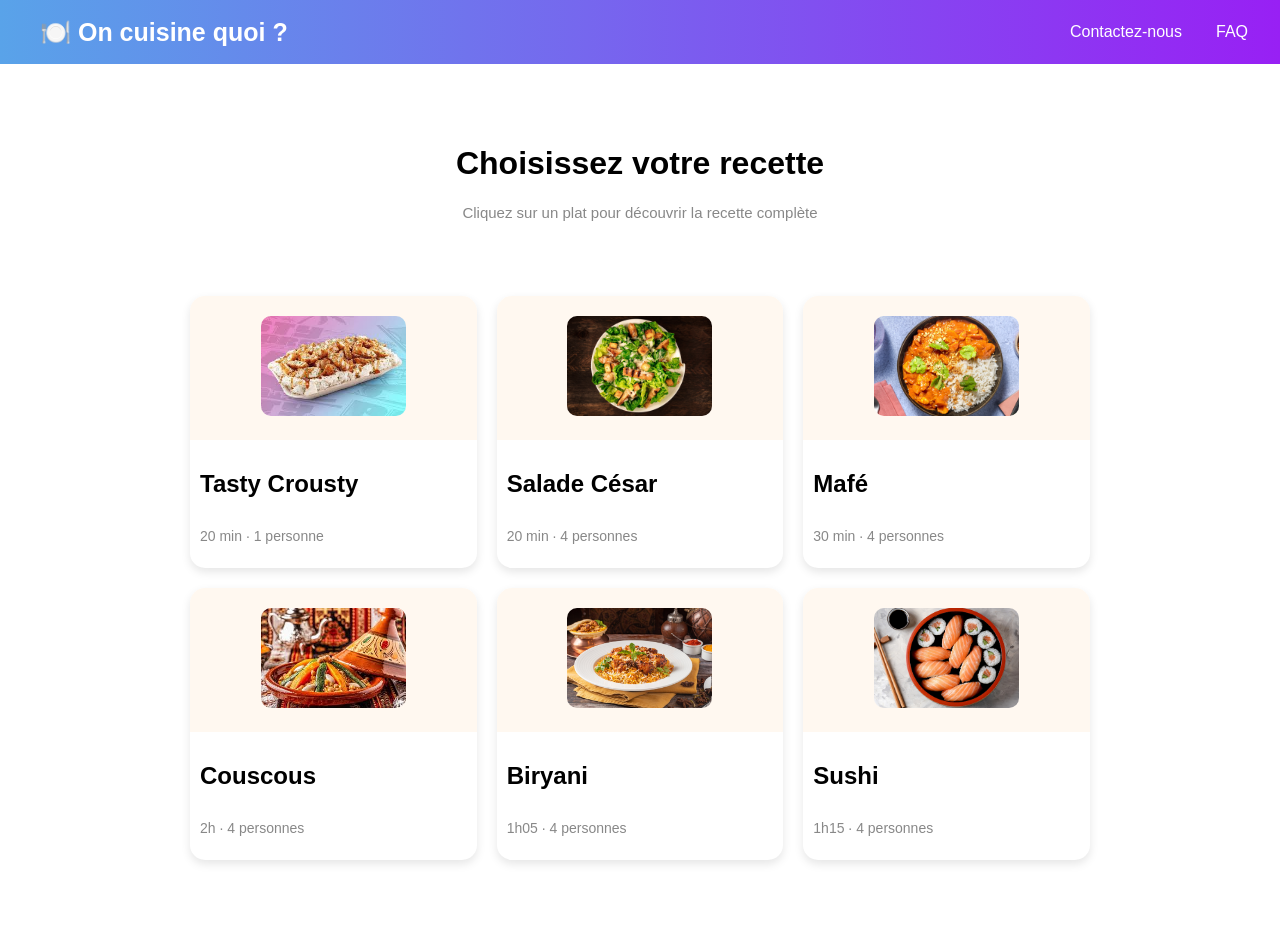
<file:  DSP DevOps/html:css/monsite/index.html>
<!DOCTYPE html>
<html lang="fr">

<head>
	<meta charset="utf-8">
	<meta name="viewport" content="width=device-width, initial-scale=1">
	<link rel="stylesheet" href="monsite.css">
	<title>Mon site web</title>
</head>

<body>
	
	<header>
		<a href="index.html" class="logo">🍽️ On cuisine quoi ?</a>
		<div class="lien-header">
			<a href="formulaire/projetfinal-contact.html">Contactez-nous</a>
			<a href="FAQ/FAQ.html">FAQ</a>
		</div>
	</header>
	
	
	<div class="titre">
		<h1>Choisissez votre recette</h1>
		<p>Cliquez sur un plat pour découvrir la recette complète</p>
	</div>

	
	<div class="grille">

		<a href="recette/recette-crousty/crousty.html" class="carte"> <!-- carte 1-->
			<div class="carte-image-conteneur">
    			<img src="image/tastycrousty.jpeg" class="carte-image">
			</div>
			<div class="carte-texte">
				<h2>Tasty Crousty</h2>
				<p>20 min · 1 personne</p>
			</div>
		</a>

		<a href="recette/recette-salade/salade.html" class="carte"> <!-- carte 2-->
			<div class="carte-image-conteneur">
				<img src="image/salade-cesar.jpg" class="carte-image">
			</div>
			<div class="carte-texte">
				<h2>Salade César</h2>
				<p>20 min · 4 personnes</p>
			</div>
		</a>

		<a href="recette/recette-mafe/mafe.html" class="carte"> <!-- carte 3-->
			<div class="carte-image-conteneur">
				<img src="image/recette-mafe.png" class="carte-image">
			</div>
			<div class="carte-texte">
				<h2>Mafé</h2>
				<p>30 min · 4 personnes</p>
			</div>
		</a>

		<a href="recette/recette-couscous/couscous.html" class="carte"> <!-- carte 4-->
			<div class="carte-image-conteneur">
				<img src="image/couscous.jpeg" class="carte-image">
			</div>
			<div class="carte-texte">
				<h2>Couscous</h2>
				<p>2h · 4 personnes</p>
			</div>
		</a>

		<a href="recette/recette-biryani/biryani.html" class="carte"> <!-- carte 5-->
			<div class="carte-image-conteneur">
				<img src="image/biryani.jpg" class="carte-image">
			</div>
			<div class="carte-texte">
				<h2>Biryani</h2>
				<p>1h05 · 4 personnes</p>
			</div>
		</a>

		<a href="recette/recette-sushi/sushi.html" class="carte"> <!-- carte 6-->
			<div class="carte-image-conteneur">
				<img src="image/sushi.jpg" class="carte-image">
			</div>
			<div class="carte-texte">
				<h2>Sushi</h2>
				<p>1h15 · 4 personnes</p>
			</div>
		</a>
	</div>

</body>
</html>
</file>
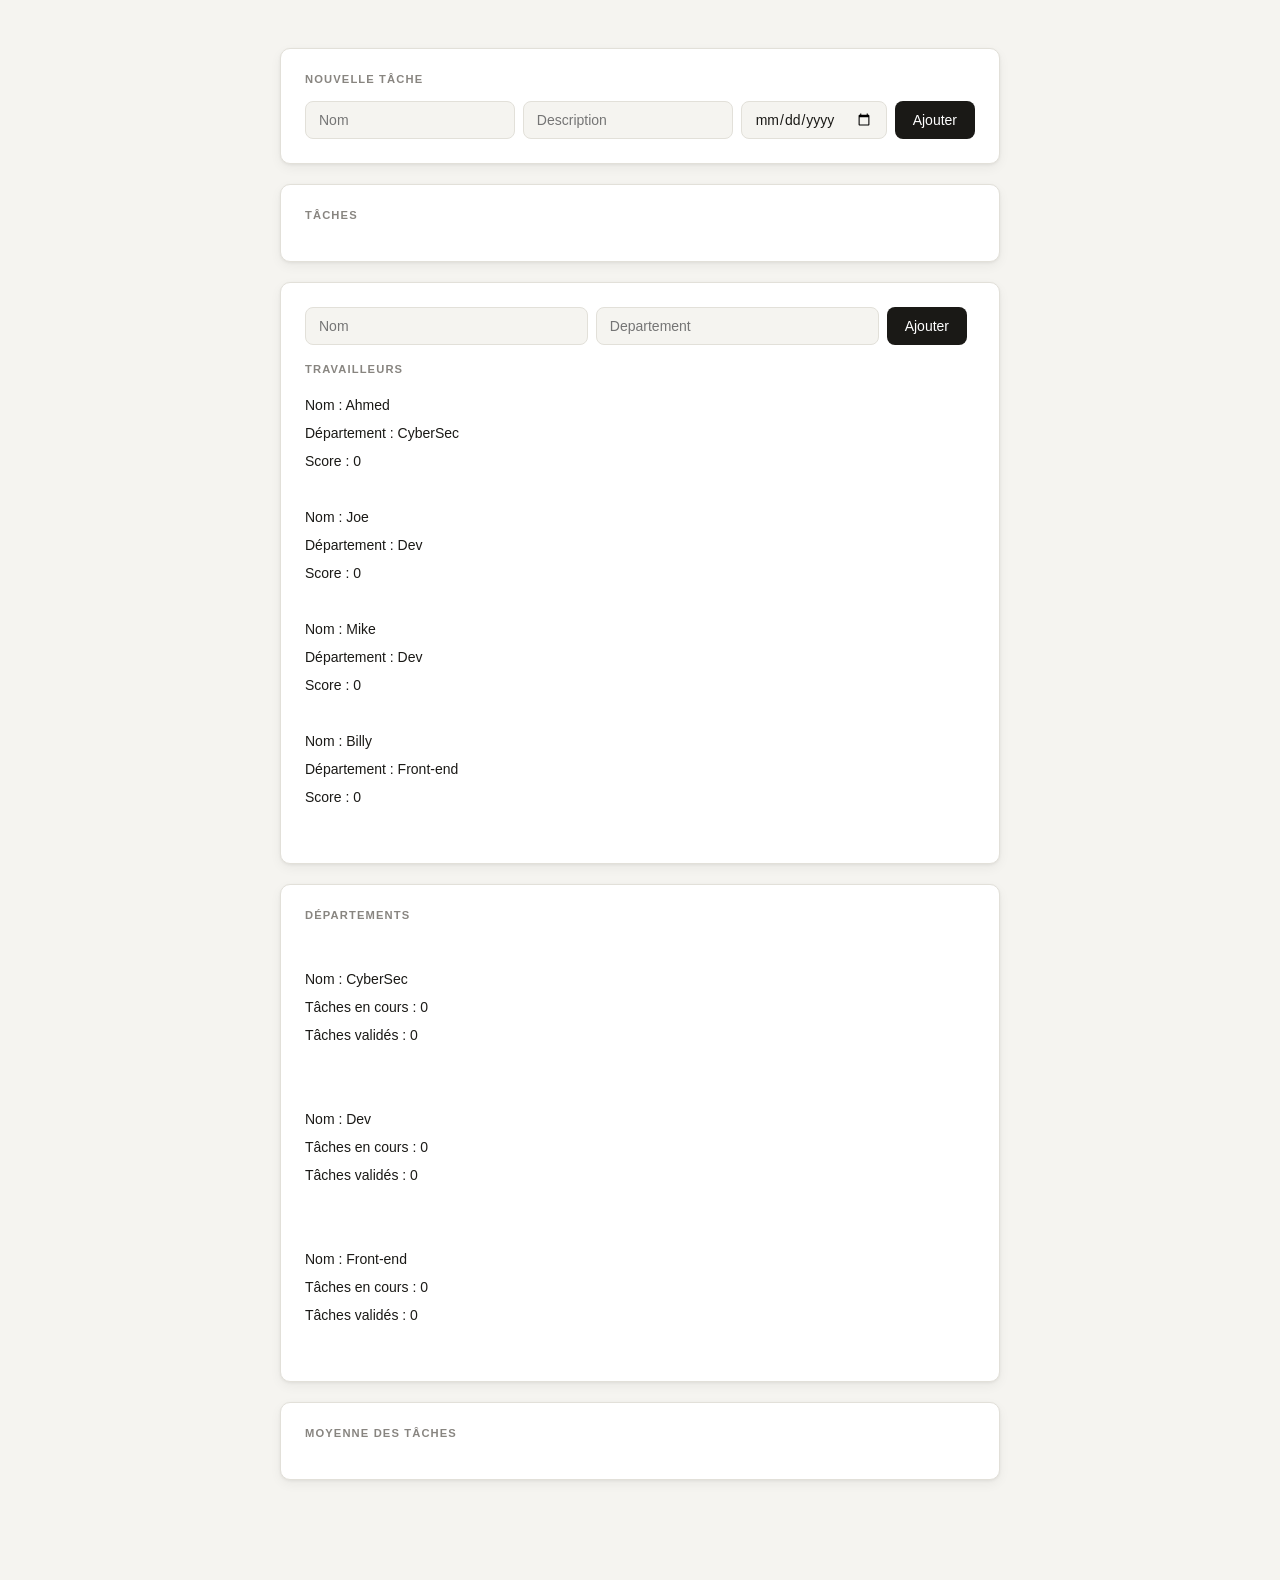
<file:  DSP DevOps/js/Todolist/tp.html>
<!DOCTYPE html>
<html lang="en">
<head>
    <meta charset="UTF-8">
    <meta name="viewport" content="width=device-width, initial-scale=1.0">
    <title>To do List</title>
   <style>
        *, *::before, *::after { box-sizing: border-box; margin: 0; padding: 0; }
 
        :root {
            --bg: #f5f4f0;
            --surface: #ffffff;
            --border: #e2e0d9;
            --text: #1a1916;
            --text-muted: #888580;
            --accent: #1a1916;
            --accent-fg: #ffffff;
            --radius: 10px;
            --shadow: 0 1px 3px rgba(0,0,0,0.06), 0 4px 12px rgba(0,0,0,0.05);
        }
 
        body {
            font-family: 'DM Sans', sans-serif;
            background: var(--bg);
            color: var(--text);
            min-height: 100vh;
            padding: 48px 20px 80px;
        }
 
        .container { max-width: 720px; margin: 0 auto; }
 
        .card {
            background: var(--surface);
            border: 1px solid var(--border);
            border-radius: var(--radius);
            padding: 24px;
            margin-bottom: 20px;
            box-shadow: var(--shadow);
        }
 
        h2 {
            font-size: 0.7rem;
            font-weight: 600;
            text-transform: uppercase;
            letter-spacing: 0.1em;
            color: var(--text-muted);
            margin-bottom: 16px;
        }
 
        .form-row {
            display: flex;
            gap: 8px;
            align-items: center;
            flex-wrap: wrap;
        }
 
        select, input[type="text"], input[type="date"] {
            font-family: 'DM Sans', sans-serif;
            font-size: 0.875rem;
            padding: 9px 13px;
            border: 1px solid var(--border);
            border-radius: 8px;
            background: var(--bg);
            color: var(--text);
            outline: none;
            transition: border-color 0.15s, box-shadow 0.15s;
            height: 38px;
        }
 
        select {
            appearance: none;
            background-image: url("data:image/svg+xml,%3Csvg xmlns='http://www.w3.org/2000/svg' width='12' height='12' viewBox='0 0 12 12'%3E%3Cpath fill='%23888' d='M6 8L1 3h10z'/%3E%3C/svg%3E");
            background-repeat: no-repeat;
            background-position: right 10px center;
            padding-right: 30px;
            cursor: pointer;
        }
 
        select:focus, input:focus {
            border-color: var(--text);
            box-shadow: 0 0 0 3px rgba(26,25,22,0.07);
        }
 
        input[type="text"] { flex: 1; min-width: 140px; }
 
        button {
            font-family: 'DM Sans', sans-serif;
            font-size: 0.875rem;
            font-weight: 500;
            padding: 9px 18px;
            height: 38px;
            background: var(--accent);
            color: var(--accent-fg);
            border: none;
            border-radius: 8px;
            cursor: pointer;
            transition: opacity 0.15s, transform 0.1s;
            white-space: nowrap;
        }
 
        button:hover { opacity: 0.85; }
        button:active { transform: scale(0.97); }
 
        #listeTaches button {
            font-size: 0.78rem;
            padding: 5px 13px;
            height: auto;
            background: var(--surface);
            color: var(--text);
            border: 1px solid var(--border);
            border-radius: 7px;
            margin-left: 8px;
        }
 
        #listeTaches button:hover { background: var(--bg); opacity: 1; }
 
        #listeTaches, #listeTravailleurs, #listeDepartements {
            font-size: 0.875rem;
            line-height: 2;
        }
    </style>
</head>


<body>
   
    <div class="container">
 
        <div class="card">
            <h2>Nouvelle tâche</h2>
            <div class="form-row">
                <input type="text" id="travailleur" placeholder="Nom">
                <input type="text" id="descriptionTache" placeholder="Description" />
                <input type="date" id="dateTache" />
                <button id="AjouterTache">Ajouter</button>
            </div>
        </div>
 
        <div class="card">
            <h2>Tâches</h2>
            <div id="listeTaches">—</div>
        </div>
 
        <div class="card">
            <div class="form-row">
                <input type="text" id="ajoutTravailleur" placeholder="Nom">
                <input type="text" id="ajoutDepartement" placeholder="Departement" />
                <button id="AjouterTravailleurs">Ajouter</button><br>
            </div>
            <br>
            <h2>Travailleurs</h2>
            <div id="listeTravailleurs"></div>
        </div>
 
        <div class="card">
            <h2>Départements</h2>
            <div id="listeDepartements"></div>
        </div>

        <div class="card">
            <h2>Moyenne des Tâches</h2>
            <div id="moyenne"></div>
        </div>
 
    </div>

    <script src="tp.js"></script>
</body>
</html>
</file>
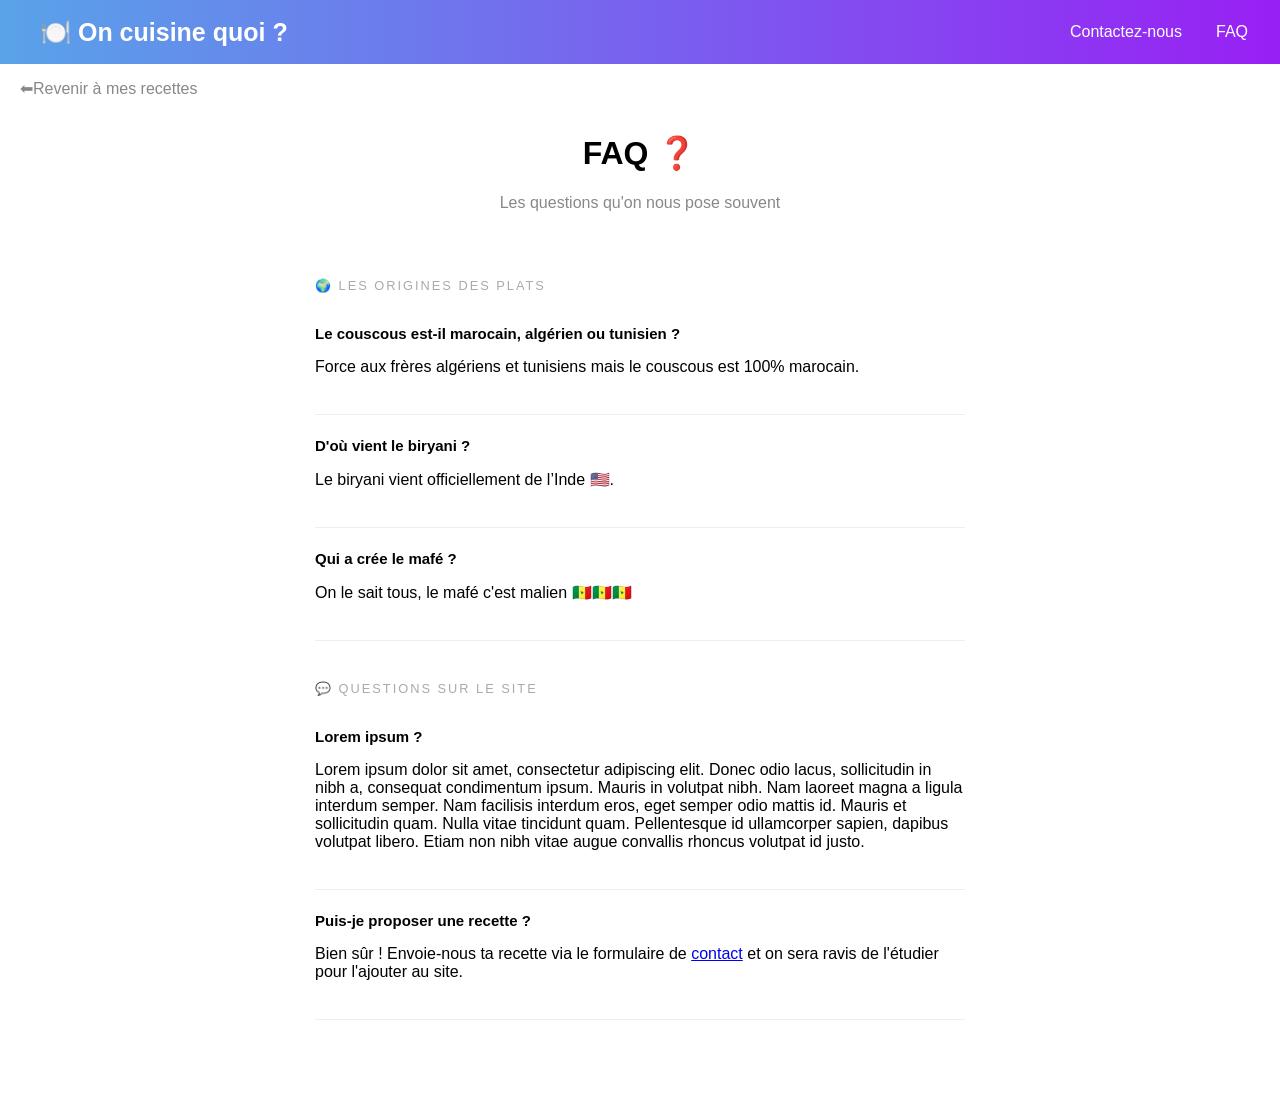
<file:  DSP DevOps/html:css/monsite/FAQ/FAQ.html>
<!DOCTYPE html>
<html lang="fr">
<head>
	<meta charset="utf-8">
	<meta name="viewport" content="width=device-width, initial-scale=1">
	<title>FAQ</title>
	<link rel="stylesheet" href="FAQ.css">
</head>

<body>
	
	<header>
		<a href="../index.html" class="logo">🍽️ On cuisine quoi ?</a>
		<div class="lien-header">
			<a href="../formulaire/projetfinal-contact.html">Contactez-nous</a>
			<a href="FAQ.html">FAQ</a>
		</div>
	</header>
		<a href="../index.html" class="lien-retour">⬅Revenir à mes recettes</a>

		


		<div class="titre">
			<h1> FAQ ❓</h1>
			<p>Les questions qu'on nous pose souvent</p>
		</div>


		<div class="contenu">
			
			<p class="section">🌍 LES ORIGINES DES PLATS</p>
				<div class="faq-item"> <!-- question 1-->
					<div class="question">Le couscous est-il marocain, algérien ou tunisien ?</div>
					<p>Force aux frères algériens et tunisiens mais le couscous est 100% marocain.</p>
				</div>
				
				<div class="faq-item"> <!-- question 2-->
					<div class="question">D'où vient le biryani ?</div>
					<p>Le biryani vient officiellement de l’Inde 🇺🇸.</p>
				</div>
				
				<div class="faq-item"> <!-- question 3-->
					<div class="question">Qui a crée le mafé ?</div>
					<p>On le sait tous, le mafé c'est malien 🇸🇳🇸🇳🇸🇳</p>
				</div>

			<p class="section">💬 QUESTIONS SUR LE SITE</p>
				<div class="faq-item"> <!-- question 4-->
					<div class="question">Lorem ipsum ?</div>
					<p>Lorem ipsum dolor sit amet, consectetur adipiscing elit. Donec odio lacus, sollicitudin in nibh a, consequat condimentum ipsum. Mauris in volutpat nibh. Nam laoreet magna a ligula interdum semper. Nam facilisis interdum eros, eget semper odio mattis id. Mauris et sollicitudin quam. Nulla vitae tincidunt quam. Pellentesque id ullamcorper sapien, dapibus volutpat libero. Etiam non nibh vitae augue convallis rhoncus volutpat id justo.</p>
				</div>

				<div class="faq-item"> <!-- question 5-->
					<div class="question">Puis-je proposer une recette ?</div>
					<p>Bien sûr ! Envoie-nous ta recette via le formulaire de <a href="../formulaire/projetfinal-contact.html">contact</a> et on sera ravis de l'étudier pour l'ajouter au site.</p>
				</div>
		</div>

</body>
</html>
</file>
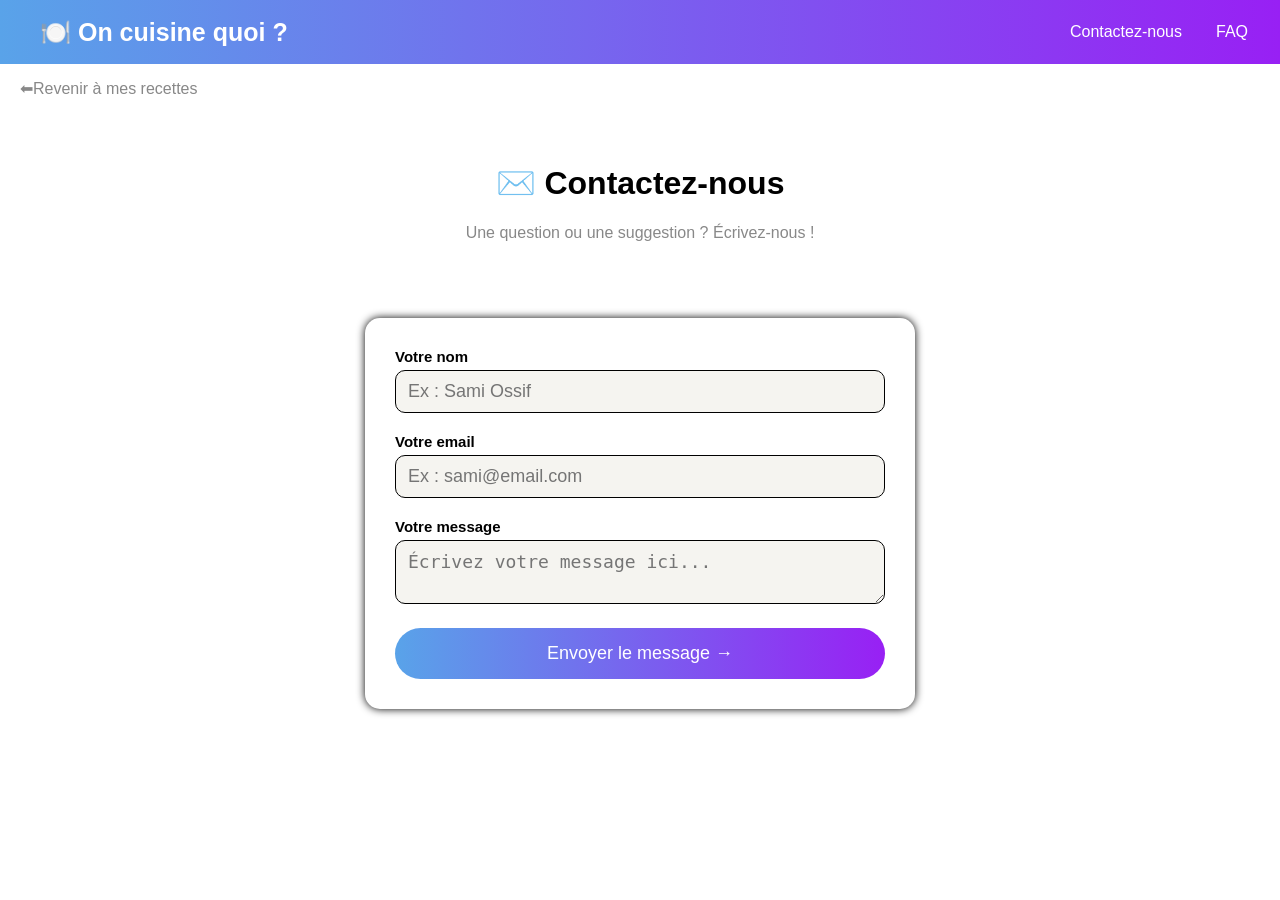
<file:  DSP DevOps/html:css/monsite/formulaire/projetfinal-contact.html>
<!DOCTYPE html>
<html lang="fr">
<head>
	<meta charset="utf-8">
	<meta name="viewport" content="width=device-width, initial-scale=1">
	<title>contactez-nous</title>
	<link rel="stylesheet" href="projetfinal-contact.css">
</head>

<body>
	
	<header>
		<a href="../index.html" class="logo">🍽️ On cuisine quoi ?</a>
		<div class="lien-header">
			<a href="projetfinal-contact.html">Contactez-nous</a>
			<a href="../FAQ/FAQ.html">FAQ</a> 
		</div>
	</header>
	
	<a href="../index.html" class="lien-retour">⬅Revenir à mes recettes</a>
	<div class="titre">
		<h1>✉️ Contactez-nous</h1>
		<p>Une question ou une suggestion ? Écrivez-nous !</p>
	</div>

	<div class="contenu">
		<form action="formulaire.php" method="POST">	
			<div class="champ">
				<label for="nom">Votre nom</label>
				<input type="text" id="nom" name="nom" required placeholder="Ex : Sami Ossif">
			</div>
			<div class="champ">
				<label>Votre email</label>
				<input type="email" name="email" placeholder="Ex : sami@email.com">
			</div>
			<div class="champ">
				<label>Votre message</label>
				<textarea name ="message" placeholder="Écrivez votre message ici..."></textarea>
			</div>
			<button type="submit">Envoyer le message →</button>
		</form>
	</div>
</body>
</html>
</file>
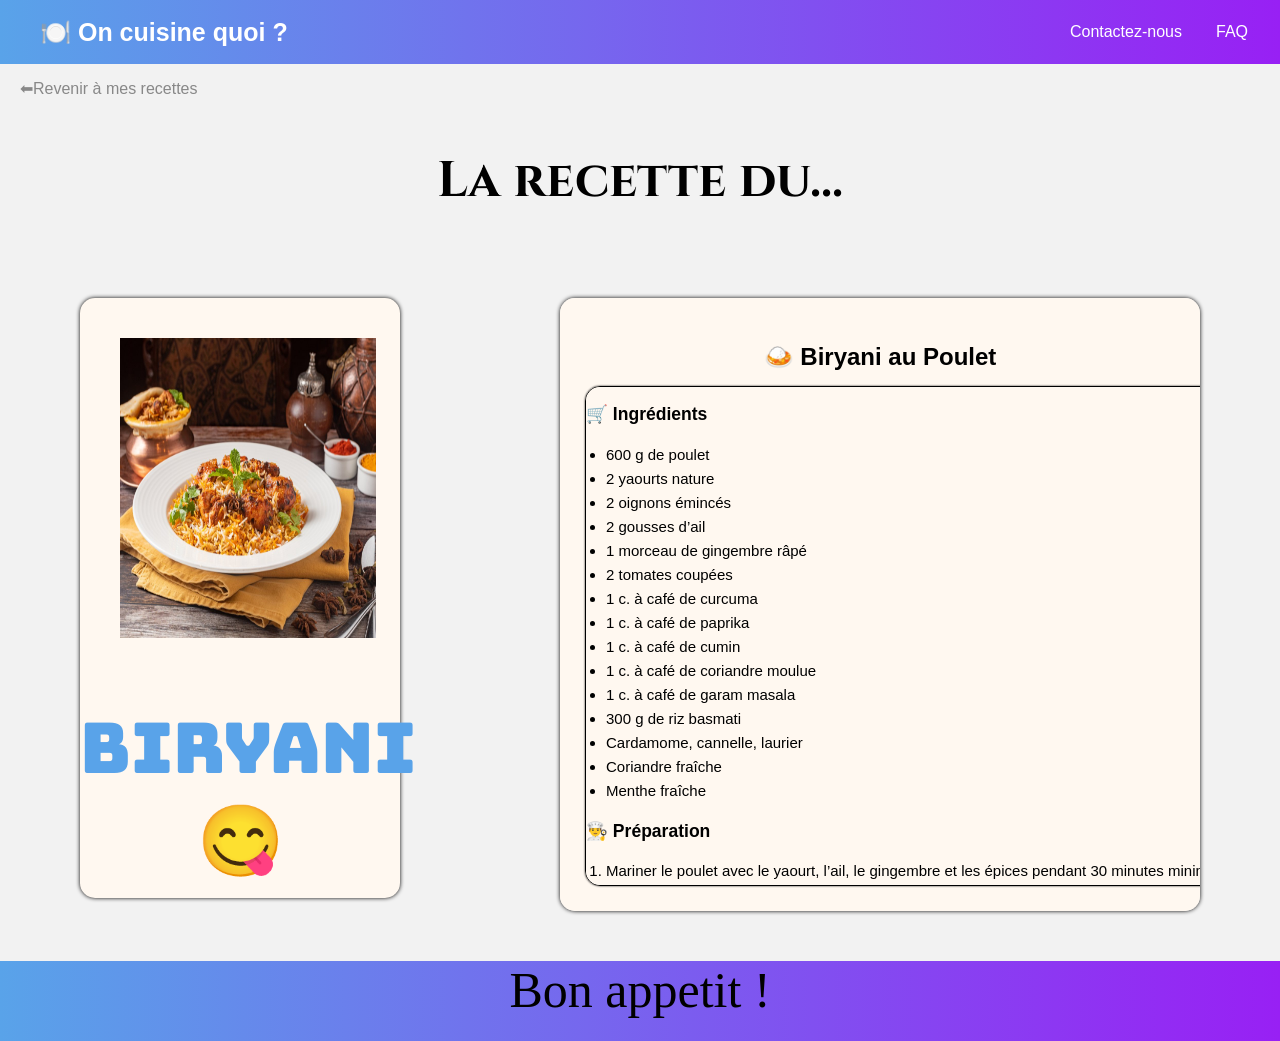
<file:  DSP DevOps/html:css/monsite/recette/recette-biryani/biryani.html>
<!DOCTYPE html>
<html lang="fr">
<head>
    <meta charset="UTF-8">
    <link href="biryani.css" rel="stylesheet">
    <link rel="preconnect" href="https://fonts.googleapis.com">
    <link rel="preconnect" href="https://fonts.gstatic.com" crossorigin>
    <link href="https://fonts.googleapis.com/css2?family=Cinzel:wght@400..900&family=Saira:ital,wght@0,100..900;1,100..900&display=swap" rel="stylesheet">
    <link href="https://fonts.googleapis.com/css2?family=Cinzel:wght@400..900&family=Dancing+Script:wght@400..700&family=Saira:ital,wght@0,100..900;1,100..900&display=swap" rel="stylesheet">
    <link href="https://fonts.googleapis.com/css2?family=Bungee&display=swap" rel="stylesheet">
    <link href="https://fonts.googleapis.com/css2?family=Betania+Patmos&family=Bungee&display=swap" rel="stylesheet">

    <title>BIRYANI</title>
</head>

<body>

    <header>
        <a href="../../index.html" class="logo">🍽️ On cuisine quoi ?</a>
        <div class="lien-header">
            <a href="../../formulaire/projetfinal-contact.html">Contactez-nous</a>
            <a href="../../FAQ/FAQ.html">FAQ</a>
        </div>
    </header>
    <a href="../../index.html" class="lien-retour">⬅Revenir à mes recettes</a>
    <h1 class="LRCT"> La recette du...</h1>
    <div class="flex">

        <div class="image_biryani">
            <img src="../../image/biryani.jpg" class="img">
            <p class="bungee">BIRYANI 😋</p>
        </div>

        <div class="recette_biryani">
            <h2>🍛 Biryani au Poulet</h2>

            <div class="scroll"> 
                <h3>🛒 Ingrédients</h3>
                <ul>
                    <li>600 g de poulet</li>
                    <li>2 yaourts nature</li>
                    <li>2 oignons émincés</li>
                    <li>2 gousses d’ail</li>
                    <li>1 morceau de gingembre râpé</li>
                    <li>2 tomates coupées</li>
                    <li>1 c. à café de curcuma</li>
                    <li>1 c. à café de paprika</li>
                    <li>1 c. à café de cumin</li>
                    <li>1 c. à café de coriandre moulue</li>
                    <li>1 c. à café de garam masala</li>
                    <li>300 g de riz basmati</li>
                    <li>Cardamome, cannelle, laurier</li>
                    <li>Coriandre fraîche</li>
                    <li>Menthe fraîche</li>
                </ul>

                <h3>👨‍🍳 Préparation</h3>
                <ol>
                    <li>Mariner le poulet avec le yaourt, l’ail, le gingembre et les épices pendant 30 minutes minimum.</li>
                    <li>Rincer le riz basmati jusqu’à ce que l’eau soit claire.</li>
                    <li>Faire bouillir de l’eau avec les épices entières et cuire le riz 7 à 8 minutes (semi-cuit).</li>
                    <li>Faire revenir les oignons dans l’huile jusqu’à coloration.</li>
                    <li>Ajouter les tomates puis le poulet mariné.</li>
                    <li>Laisser cuire 15 à 20 minutes.</li>
                    <li>Dans une grande casserole, faire une couche de poulet puis une couche de riz.</li>
                    <li>Ajouter coriandre et menthe.</li>
                    <li>Répéter les couches si nécessaire.</li>
                    <li>Couvrir et cuire à feu doux 15 à 20 minutes.</li>
                    <li>Laisser reposer 5 minutes avant de servir.</li>
                </ol>
            </div>
        </div>
    </div>
    <footer>
        <p> Bon appetit !</p>
    </footer>
</body>
</html>
</file>
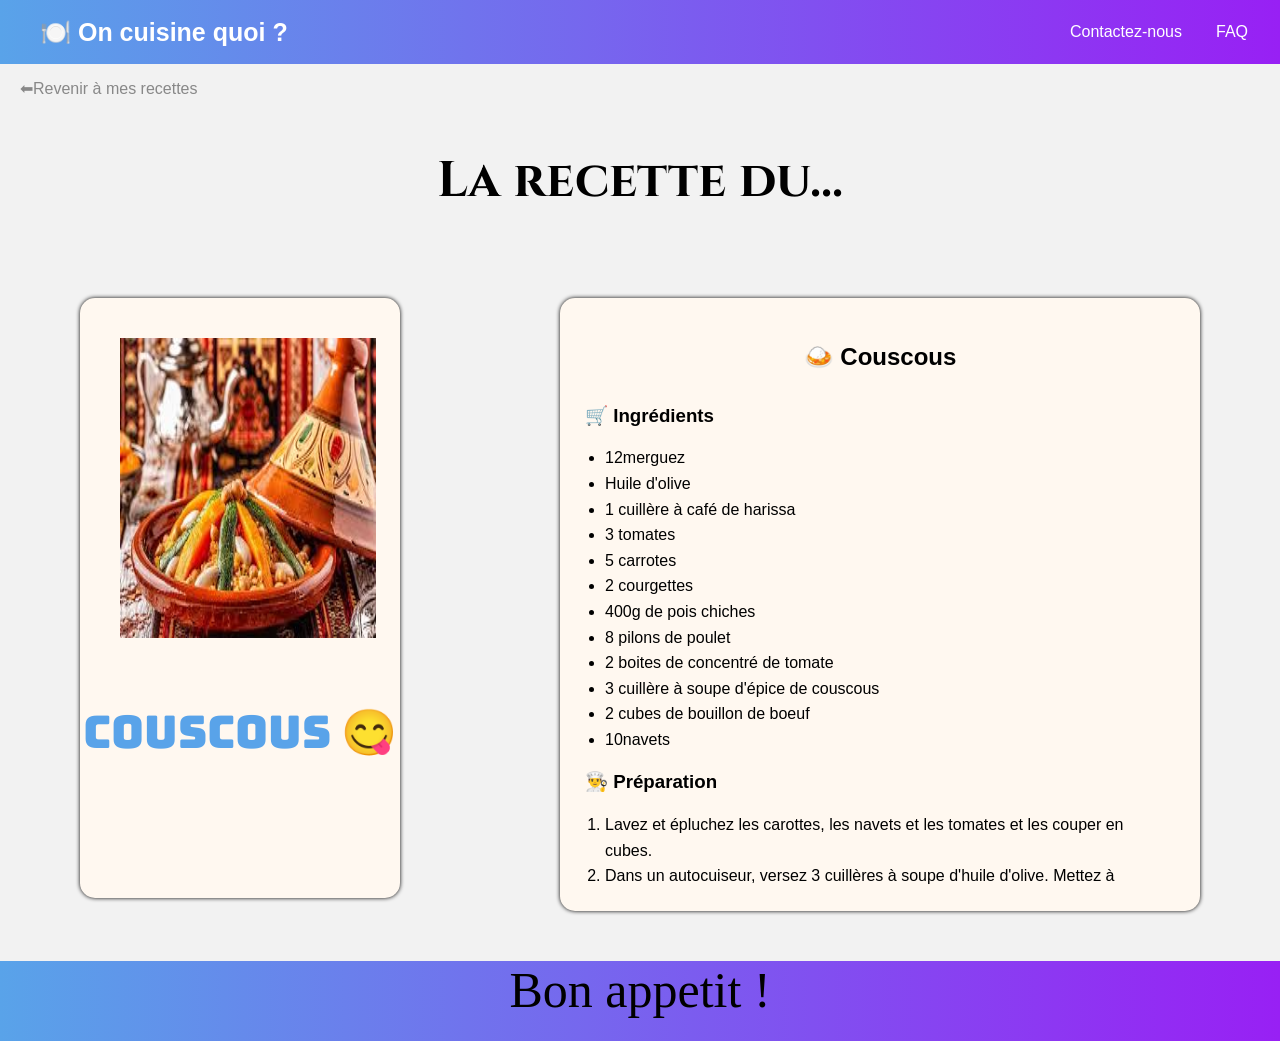
<file:  DSP DevOps/html:css/monsite/recette/recette-couscous/couscous.html>
<!DOCTYPE html>
<html lang="fr">
<head>
    <meta charset="UTF-8">
    <link href="couscous.css" rel="stylesheet">
    <link rel="preconnect" href="https://fonts.googleapis.com">
    <link rel="preconnect" href="https://fonts.gstatic.com" crossorigin>
    <link href="https://fonts.googleapis.com/css2?family=Cinzel:wght@400..900&family=Saira:ital,wght@0,100..900;1,100..900&display=swap" rel="stylesheet">
    <link href="https://fonts.googleapis.com/css2?family=Cinzel:wght@400..900&family=Dancing+Script:wght@400..700&family=Saira:ital,wght@0,100..900;1,100..900&display=swap" rel="stylesheet">
    <link href="https://fonts.googleapis.com/css2?family=Bungee&display=swap" rel="stylesheet">
    <link href="https://fonts.googleapis.com/css2?family=Betania+Patmos&family=Bungee&display=swap" rel="stylesheet">

    <title>Couscous</title>
</head>

<body>

     <header>
        <a href="../../index.html" class="logo">🍽️ On cuisine quoi ?</a>
        <div class="lien-header">
            <a href="../../formulaire/projetfinal-contact.html">Contactez-nous</a>
            <a href="../../FAQ/FAQ.html">FAQ</a>
        </div>
    </header>
    <a href="../../index.html" class="lien-retour">⬅Revenir à mes recettes</a>
    <h1 class="LRCT"> La recette du...</h1>
    <div class="flex">

        <div class="image_crousty">
            <img src="../../image/couscous.jpeg" class="img" alt="Couscous">
            <p class="bungee">COUSCOUS 😋</p>
        </div>

        <div class="recette_crousty">
            <h2>🍛 Couscous</h2>

            <div class="scroll"> 
                <h3>🛒 Ingrédients</h3>
                <ul>
                    <li>12merguez</li>
                    <li>Huile d'olive</li>
                    <li>1 cuillère à café de harissa</li>
                    <li>3 tomates</li>
                    <li>5 carrotes</li>
                    <li>2 courgettes</li>
                    <li>400g de pois chiches</li>
                    <li>8 pilons de poulet</li>
                    <li>2 boites de concentré de tomate</li>
                    <li>3 cuillère à soupe d'épice de couscous</li>
                    <li>2 cubes de bouillon de boeuf</li>
                    <li>10navets</li>
                </ul>

                <h3>👨‍🍳 Préparation</h3>
                <ol>
                    <li>Lavez et épluchez les carottes, les navets et les tomates et les couper en cubes.</li>
                    <li>Dans un autocuiseur, versez 3 cuillères à soupe d'huile d'olive. Mettez à chauffer et faites-y dorer les pilons de poulet. Quand ils sont dorés, versez l'équivalent d'1 litre d'eau et ajouter les cubes de bouillon de boeuf, le concentré de tomate, les carottes, navets et tomates, les épices à couscous et l'harissa.</li>
                    <li>Fermez votre autocuiseur et compter 25 mn de cuisson une fois que celui-ci est monté en pression.</li>
                    <li>En attendant, lavez et coupez les courgettes en cubes et égouttez les pois chiches.</li>
                    <li>Une fois les 25 mn écoulées, évacuez la vapeur de votre autocuiseur, ouvrez et rajouter les courgettes et les pois chiches.</li>
                    <li>Remettez au feu : comptez 10 mn de cuisson une fois votre autocuiseur sous pression.</li>
                    <li>Faites cuire vos merguez sur un grill ou à la poêle, mais pas avec les légumes.</li>
                    <li>Servez accompagné d'une semoule fine.</li>
                </ol>
            </div>
        </div>
    </div>
    <footer>
        <p> Bon appetit !</p>
    </footer>
</body>
</html>
</file>
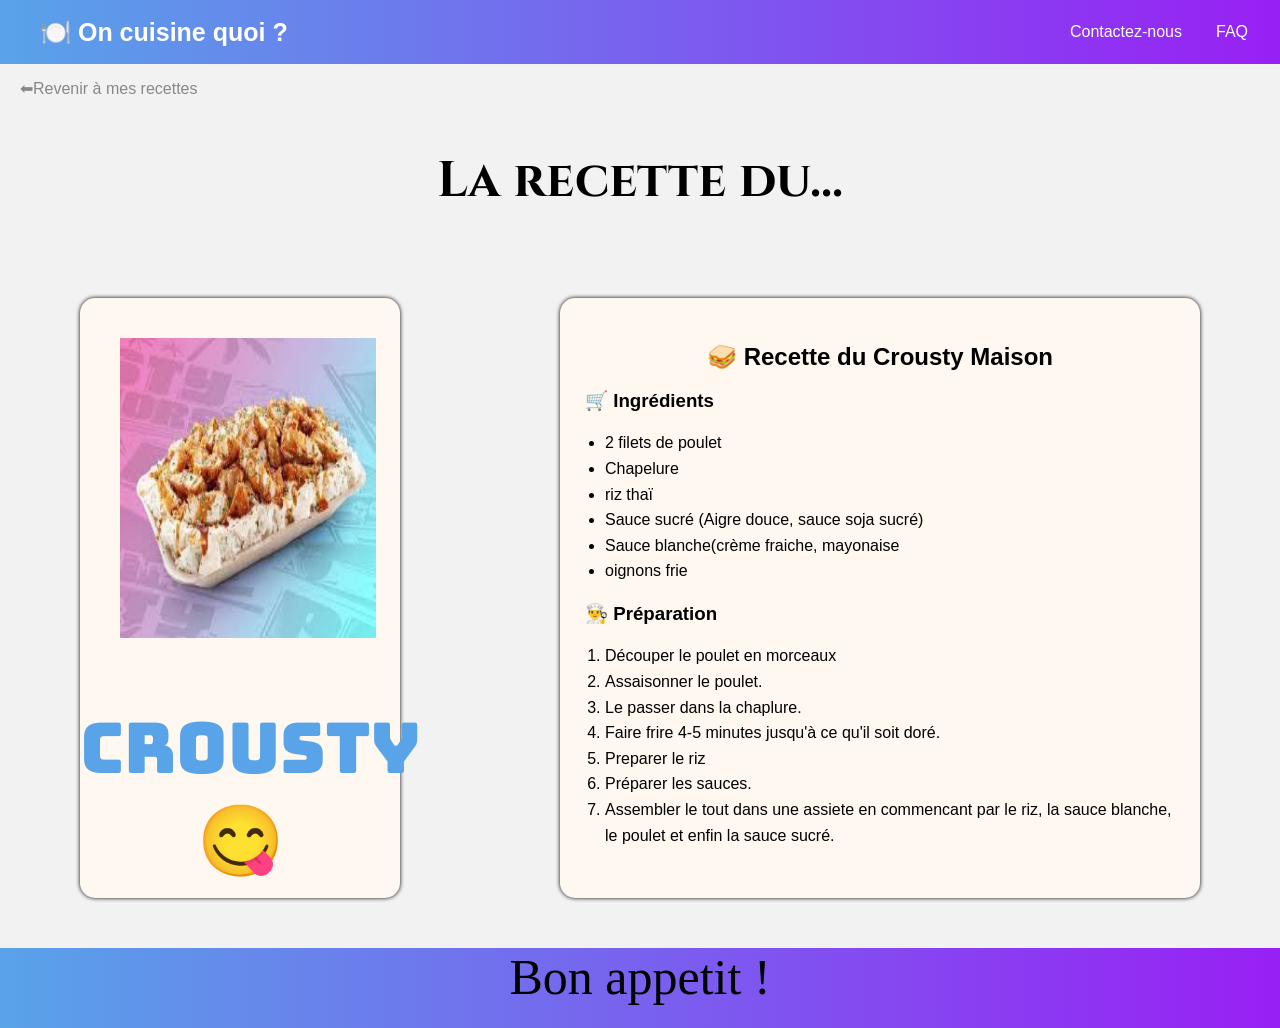
<file:  DSP DevOps/html:css/monsite/recette/recette-crousty/crousty.html>
<!DOCTYPE html>
<html lang="fr">
<head>
    <meta charset="UTF-8">
    <link href="crousty.css" rel="stylesheet">
    <link rel="preconnect" href="https://fonts.googleapis.com">
    <link rel="preconnect" href="https://fonts.gstatic.com" crossorigin>
    <link href="https://fonts.googleapis.com/css2?family=Cinzel:wght@400..900&family=Saira:ital,wght@0,100..900;1,100..900&display=swap" rel="stylesheet">
    <link href="https://fonts.googleapis.com/css2?family=Cinzel:wght@400..900&family=Dancing+Script:wght@400..700&family=Saira:ital,wght@0,100..900;1,100..900&display=swap" rel="stylesheet">
    <link href="https://fonts.googleapis.com/css2?family=Bungee&display=swap" rel="stylesheet">
    <link href="https://fonts.googleapis.com/css2?family=Betania+Patmos&family=Bungee&display=swap" rel="stylesheet">

    <title>Crousty</title>
</head>

<body>

    <header>
        <a href="../../index.html" class="logo">🍽️ On cuisine quoi ?</a>
        <div class="lien-header">
            <a href="../../formulaire/projetfinal-contact.html">Contactez-nous</a>
            <a href="../../FAQ/FAQ.html">FAQ</a>
        </div>
    </header>
    <a href="../../index.html" class="lien-retour">⬅Revenir à mes recettes</a>
    

     <h1 class="LRCT"> La recette du...</h1>
    <div class="flex">

        <div class="image_crousty">
            <img src="../../image/crousty.png" class="img">
            <p class="bungee">CROUSTY 😋</p>
        </div>

        <div class="recette_crousty">

    <h2>🥪 Recette du Crousty Maison</h2>

    <h3>🛒 Ingrédients</h3>
    <ul>
        <li>2 filets de poulet</li>
        <li>Chapelure</li>
        <li>riz thaï</li>
        <li>Sauce sucré (Aigre douce, sauce soja sucré)</li>
        <li>Sauce blanche(crème fraiche, mayonaise</li>
        <li>oignons frie</li>
    </ul>

    <h3>👨‍🍳 Préparation</h3>
    <ol>
        <li>Découper le poulet en morceaux</li>
        <li>Assaisonner le poulet.</li>
        <li>Le passer dans la chaplure.</li>
        <li>Faire frire 4-5 minutes jusqu'à ce qu'il soit doré.</li>
        <li>Preparer le riz</li>
        <li>Préparer les sauces.</li>
        <li>Assembler le tout dans une assiete en commencant par le riz, la sauce blanche, le poulet et enfin la sauce sucré.</li>
    </ol>
</div>
    </div>
    <footer>
        <p> Bon appetit !</p>
    </footer>
</body>
</html>
</file>
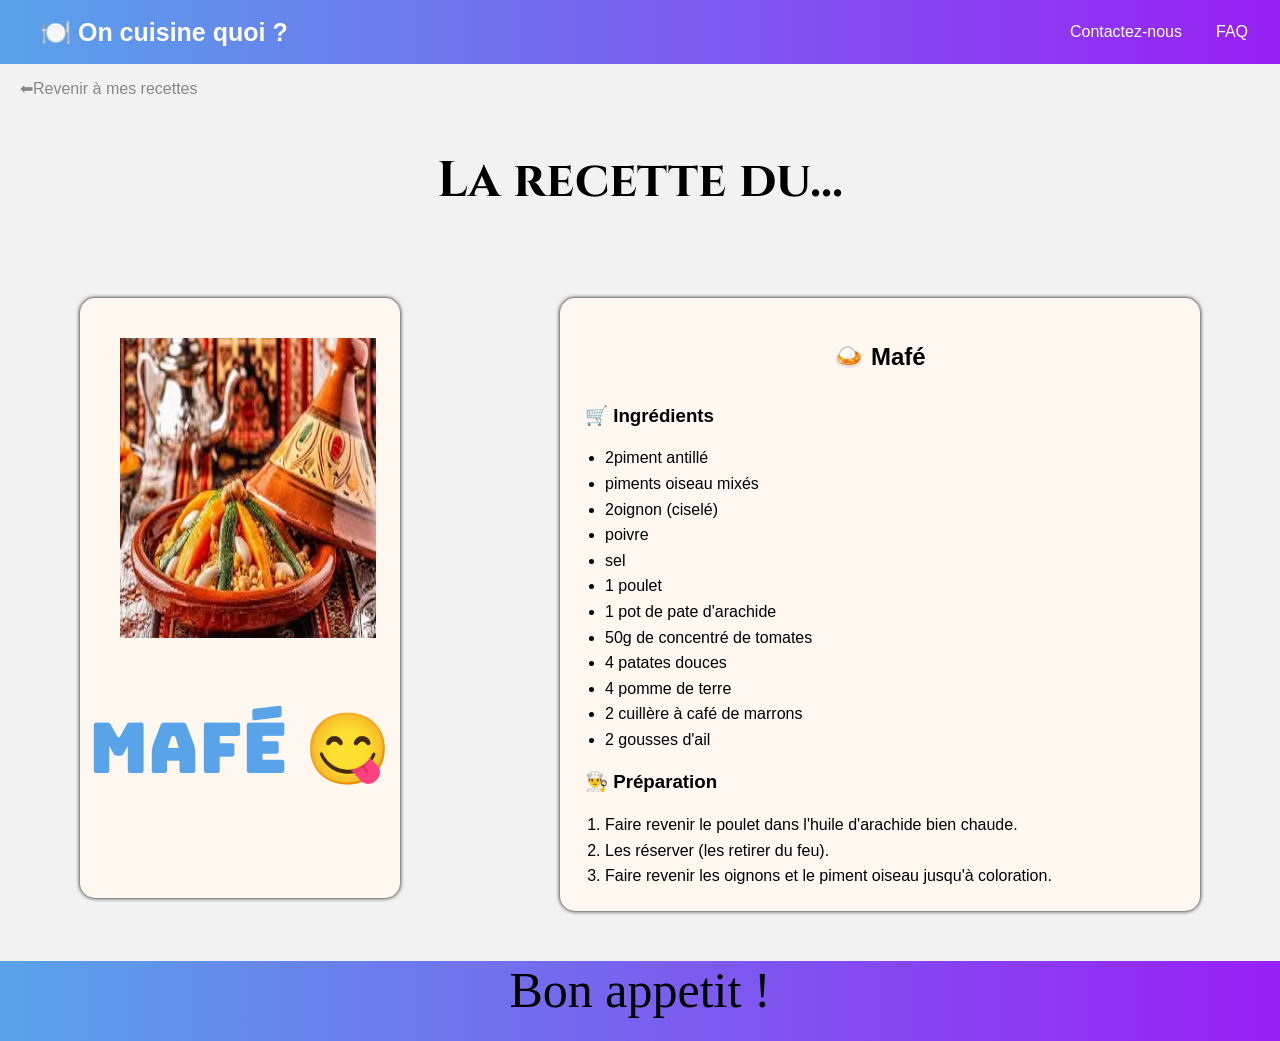
<file:  DSP DevOps/html:css/monsite/recette/recette-mafe/mafe.html>
<!DOCTYPE html>
<html lang="fr">
<head>
    <meta charset="UTF-8">
    <link href="mafe.css" rel="stylesheet">
    <link rel="preconnect" href="https://fonts.googleapis.com">
    <link rel="preconnect" href="https://fonts.gstatic.com" crossorigin>
    <link href="https://fonts.googleapis.com/css2?family=Cinzel:wght@400..900&family=Saira:ital,wght@0,100..900;1,100..900&display=swap" rel="stylesheet">
    <link href="https://fonts.googleapis.com/css2?family=Cinzel:wght@400..900&family=Dancing+Script:wght@400..700&family=Saira:ital,wght@0,100..900;1,100..900&display=swap" rel="stylesheet">
    <link href="https://fonts.googleapis.com/css2?family=Bungee&display=swap" rel="stylesheet">
    <link href="https://fonts.googleapis.com/css2?family=Betania+Patmos&family=Bungee&display=swap" rel="stylesheet">

    <title>Couscous</title>
</head>

<body>

    <header>
        <a href="../../index.html" class="logo">🍽️ On cuisine quoi ?</a>
        <div class="lien-header">
            <a href="../../formulaire/projetfinal-contact.html">Contactez-nous</a>
            <a href="../../FAQ/FAQ.html">FAQ</a>
        </div>
    </header>
    <a href="../../index.html" class="lien-retour">⬅Revenir à mes recettes</a>
    <h1 class="LRCT"> La recette du...</h1>
    <div class="flex">

        <div class="image_crousty">
            <img src="../../image/couscous.jpeg" class="img" alt="Couscous">
            <p class="bungee">Mafé 😋</p>
        </div>

        <div class="recette_crousty">
            <h2>🍛 Mafé</h2>

            <div class="scroll"> 
                <h3>🛒 Ingrédients</h3>
                <ul>
                    <li>2piment antillé</li>
                    <li>piments oiseau mixés</li>
                    <li>2oignon (ciselé)</li>
                    <li>poivre</li>
                    <li>sel</li>
                    <li>1 poulet</li>
                    <li>1 pot de pate d'arachide</li>
                    <li>50g de concentré de tomates</li>
                    <li>4 patates douces</li>
                    <li>4 pomme de terre</li>
                    <li>2 cuillère à  café de marrons</li>
                    <li>2 gousses d'ail</li>
                </ul>

                <h3>👨‍🍳 Préparation</h3>
                <ol>
                    <li>Faire revenir le poulet dans l'huile d'arachide bien chaude.</li>
                    <li>Les réserver (les retirer du feu).</li>
                    <li>Faire revenir les oignons et le piment oiseau jusqu'à coloration.</li>
                    <li>Rajouter ensuite la tomate concentrée et les deux gousses d'ail (ciselé). Laisser cuire 2 mn.</li>
                    <li>Rajouter l'eau, les pommes de terre et les patates douces. Laisser cuire pendant 20 mn.</li>
                    <li>Rajouter ensuite la pâte d'arachide, assaisonner (sel poivre).</li>
                    <li>Aprés 2 mn de cuisson ajouter le netatou et laisser cuire jusqu'à épaississemnt de la sauce (bien consistant).</li>
                    <li>Remettre le poulet dans la sauce avec les deux piments antillais (sans les écraser surtout !).</li>
                    <li>Laisser cuire à feu doux et à semi couvert pendant 30 mn.</li>
                </ol>
            </div>
        </div>
    </div>
    <footer>
        <p> Bon appetit !</p>
    </footer>
</body>
</html>
</file>
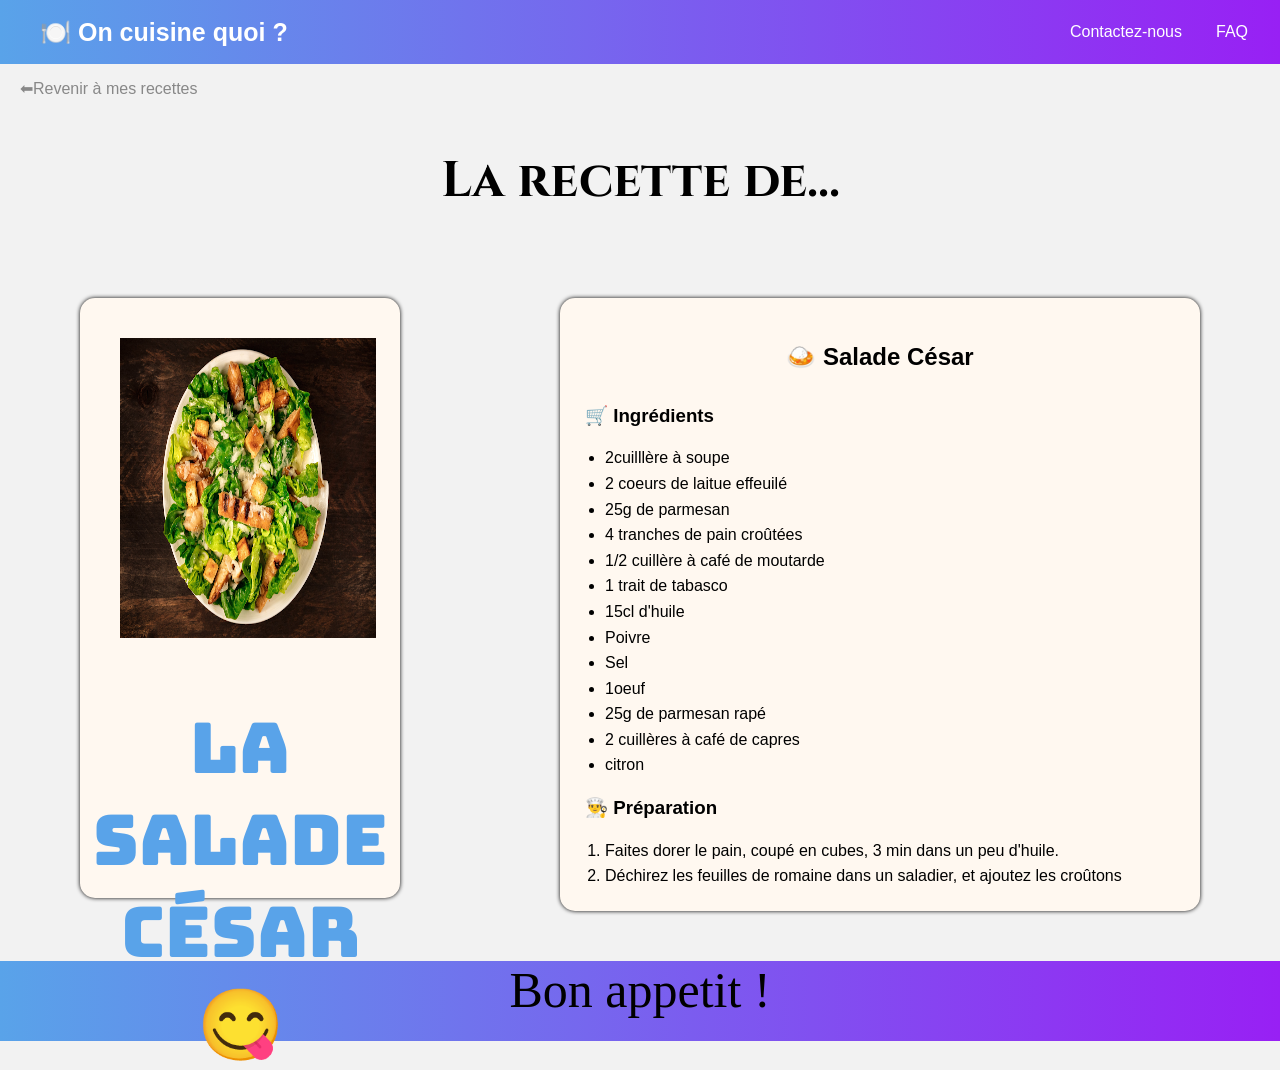
<file:  DSP DevOps/html:css/monsite/recette/recette-salade/salade.html>
<!DOCTYPE html>
<html lang="fr">
<head>
    <meta charset="UTF-8">
    <link href="salade.css" rel="stylesheet">
    <link rel="preconnect" href="https://fonts.googleapis.com">
    <link rel="preconnect" href="https://fonts.gstatic.com" crossorigin>
    <link href="https://fonts.googleapis.com/css2?family=Cinzel:wght@400..900&family=Saira:ital,wght@0,100..900;1,100..900&display=swap" rel="stylesheet">
    <link href="https://fonts.googleapis.com/css2?family=Cinzel:wght@400..900&family=Dancing+Script:wght@400..700&family=Saira:ital,wght@0,100..900;1,100..900&display=swap" rel="stylesheet">
    <link href="https://fonts.googleapis.com/css2?family=Bungee&display=swap" rel="stylesheet">
    <link href="https://fonts.googleapis.com/css2?family=Betania+Patmos&family=Bungee&display=swap" rel="stylesheet">

    <title>Salade</title>
</head>

<body>

     <header>
        <a href="../../index.html" class="logo">🍽️ On cuisine quoi ?</a>
        <div class="lien-header">
            <a href="../../formulaire/projetfinal-contact.html">Contactez-nous</a>
            <a href="../../FAQ/FAQ.html">FAQ</a>
        </div>
    </header>
    <a href="../../index.html" class="lien-retour">⬅Revenir à mes recettes</a>
    <h1 class="LRCT"> La recette de...</h1>
    <div class="flex">

        <div class="image_crousty">
            <img src="../../image/salade-cesar.jpg" class="img" alt="Salade">
            <p class="bungee">La Salade César 😋</p>
        </div>

        <div class="recette_crousty">
            <h2>🍛 Salade César</h2>

            <div class="scroll"> 
                <h3>🛒 Ingrédients</h3>
                <ul>
                    <li>2cuilllère à soupe</li>
                    <li>2 coeurs de laitue effeuilé</li>
                    <li>25g de parmesan</li>
                    <li>4 tranches de pain croûtées</li>
                    <li>1/2 cuillère à café de moutarde</li>
                    <li>1 trait de tabasco</li>
                    <li>15cl d'huile</li>
                    <li>Poivre</li>
                    <li>Sel</li>
                    <li>1oeuf</li>
                    <li>25g de parmesan rapé</li>
                    <li>2 cuillères à café de capres</li>
                    <li>citron</li>
                </ul>

                <h3>👨‍🍳 Préparation</h3>
                <ol>
                    <li>Faites dorer le pain, coupé en cubes, 3 min dans un peu d'huile.</li>
                    <li>Déchirez les feuilles de romaine dans un saladier, et ajoutez les croûtons préalablement épongés dans du papier absorbant.</li>
                    <li>Préparez la sauce : Faites cuire l'oeuf 1 min 30 dans l'eau bouillante, et rafraîchissez-le.</li>
                    <li>Cassez-le dans le bol d'un mixeur et mixez, avec tous les autres ingrédients; rectifiez l'assaissonnement et incorporez à la salade.</li>
                    <li>Décorez de copeaux de parmesan, et servez.</li>
                </ol>
            </div>
        </div>
    </div>
    <footer>
        <p> Bon appetit !</p>
    </footer>
</body>
</html>
</file>
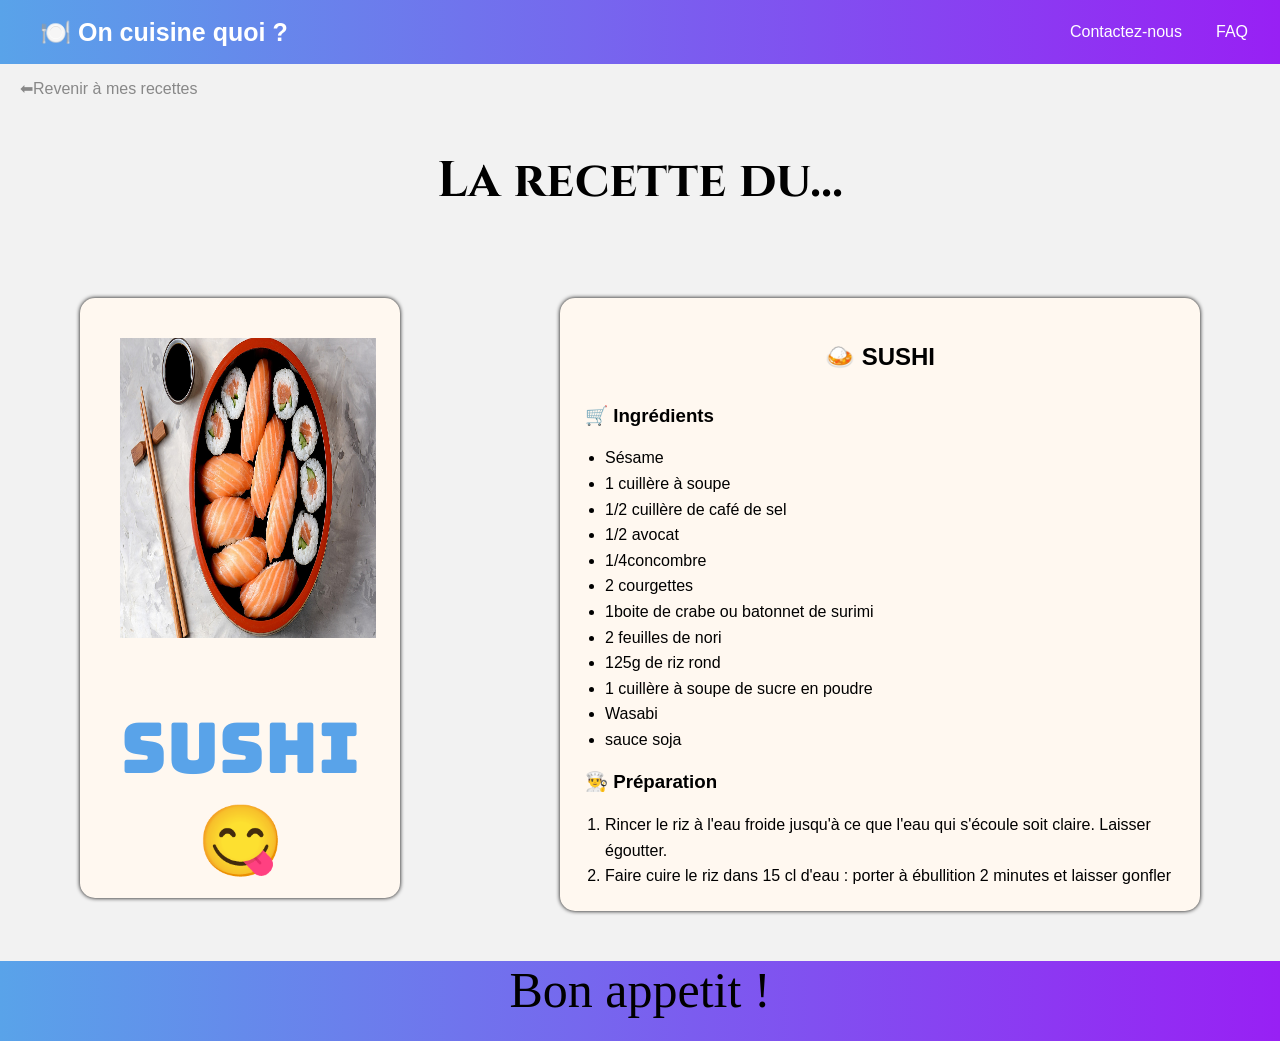
<file:  DSP DevOps/html:css/monsite/recette/recette-sushi/sushi.html>
<!DOCTYPE html>
<html lang="fr">
<head>
    <meta charset="UTF-8">
    <link href="sushi.css" rel="stylesheet">
    <link rel="preconnect" href="https://fonts.googleapis.com">
    <link rel="preconnect" href="https://fonts.gstatic.com" crossorigin>
    <link href="https://fonts.googleapis.com/css2?family=Cinzel:wght@400..900&family=Saira:ital,wght@0,100..900;1,100..900&display=swap" rel="stylesheet">
    <link href="https://fonts.googleapis.com/css2?family=Cinzel:wght@400..900&family=Dancing+Script:wght@400..700&family=Saira:ital,wght@0,100..900;1,100..900&display=swap" rel="stylesheet">
    <link href="https://fonts.googleapis.com/css2?family=Bungee&display=swap" rel="stylesheet">
    <link href="https://fonts.googleapis.com/css2?family=Betania+Patmos&family=Bungee&display=swap" rel="stylesheet">

    <title>Couscous</title>
</head>

<body>

    <header>
        <a href="../../index.html" class="logo">🍽️ On cuisine quoi ?</a>
        <div class="lien-header">
            <a href="../../formulaire/projetfinal-contact.html">Contactez-nous</a>
            <a href="../../FAQ/FAQ.html">FAQ</a>
        </div>
    </header>
    <a href="../../index.html" class="lien-retour">⬅Revenir à mes recettes</a>
    <h1 class="LRCT"> La recette du...</h1>
    <div class="flex">

        <div class="image_crousty">
            <img src="../../image/sushi.jpg" class="img" alt="Sushi">
            <p class="bungee">SUSHI 😋</p>
        </div>

        <div class="recette_crousty">
            <h2>🍛 SUSHI</h2>

            <div class="scroll"> 
                <h3>🛒 Ingrédients</h3>
                <ul>
                    <li>Sésame</li>
                    <li>1 cuillère à soupe</li>
                    <li>1/2 cuillère de café de sel</li>
                    <li>1/2 avocat</li>
                    <li>1/4concombre</li>
                    <li>2 courgettes</li>
                    <li>1boite de crabe ou batonnet de surimi</li>
                    <li>2 feuilles de nori</li>
                    <li>125g de riz rond</li>
                    <li>1 cuillère à soupe  de sucre en poudre</li>
                    <li>Wasabi</li>
                    <li>sauce soja</li>
                </ul>

                <h3>👨‍🍳 Préparation</h3>
                <ol>
                    <li>Rincer le riz à l'eau froide jusqu'à ce que l'eau qui s'écoule soit claire. Laisser égoutter.</li>
                    <li>Faire cuire le riz dans 15 cl d'eau : porter à ébullition 2 minutes et laisser gonfler 10 minutes à petit feu couvert. Laisser refroidir.   </li>
                    <li>Faire bouillir le vinaigre de riz avec le sucre et le sel. Laisser refroidir. Incorporer l'assaisonnement au riz.</li>
                    <li>Emincer en fines et longues lamelles le concombre et l'avocat.</li>
                    <li>Etaler 1 cm de riz sur chacune des feuilles de nori.</li>
                    <li>Saupoudrer de graines de sésame.</li>
                    <li>Retourner la feuille de nori (pour que le riz se retrouve à l'extérieur du rouleau) et étaler un peu wasabi.</li>
                    <li>Garnir avec le concombre, l'avocat et le crabe, puis rouler pour former le rouleau (plus facile si vous poséder un makisu : natte de bambou à rouler).</li>
                    <li>Couper chaque rouleau en 8.</li>
                </ol>
            </div>
        </div>
    </div>
    <footer>
        <p> Bon appetit !</p>
    </footer>
</body>
</html>
</file>
<file:  DSP DevOps/html:css/monsite/monsite.css>
body {
	margin: 0;
	font-family: Arial, sans-serif;
}
header {
	background: linear-gradient(90deg, #59A3E9, #9820F4);
	display: flex;
	align-items: center;
	justify-content: space-between;
	padding: 15px 20px;
}
.logo {
	color: white;
	text-decoration: none;
	font-size: 25px;
	font-weight: bold;
	padding-left: 20px;
}
.lien-header {
	display: flex;
	align-items: center;
	gap: 10px;
}
.lien-header a {
	color: white;
	text-decoration: none;
	font-size: 16px;
	padding: 8px 12px;
}
.lien-header a:hover {
	text-decoration: underline;
}

.titre {
	padding: 60px 20px 40px;
	text-align: center;
}
.titre p {
	color: #888;
	font-size: 15px;
}

.grille {
	display: grid;
	grid-template-columns: repeat(3, 1fr);
	gap: 20px;
	max-width: 900px;
	margin: 0 auto;
	padding: 20px 40px 80px;
}


.carte {
	background-color: white;
	border-radius: 15px;
	text-decoration: none;
	color: black;
	box-shadow: 0 4px 10px rgba(0,0,0,0.1);
	overflow: hidden;
	transition: 0.2s;
}
.carte:hover {
	box-shadow: 0 8px 25px rgba(0,0,0,0.2);
	transform: translateY(-5px);
}
h2 {
	padding: 10px;
}
.carte-texte p {
	padding: 0 10px 10px 10px;
	color: #888;
	font-size: 14px;
}
.carte-image-conteneur {
    background-color: #fff8f0;
    text-align: center;        
    padding: 20px;
}
.carte-image {
	width: 145px;
	height: 100px;
	object-fit: cover;
	border-radius: 10px;
}


@media (max-width: 900px) {
  .grille {
    grid-template-columns: repeat(2, 1fr);
  }
}
@media (max-width: 620px) {
  .grille {
    grid-template-columns: 1fr;
  }
}
</file>
<file:  DSP DevOps/html:css/monsite/FAQ/FAQ.css>
body {
	margin: 0;
	font-family: Arial, sans-serif;
}
header {
	background: linear-gradient(90deg, #59A3E9, #9820F4);
	display: flex;
	align-items: center;
	justify-content: space-between;
	padding: 15px 20px;
}
.logo {
	color: white;
	text-decoration: none;
	font-size: 25px;
	font-weight: bold;
	padding-left: 20px;
}
.lien-header {
	display: flex;
	align-items: center;
	gap: 10px;
}
.lien-header a {
	color: white;
	text-decoration: none;
	font-size: 16px;
	padding: 8px 12px;
}
.lien-header a:hover {
	text-decoration: underline;
}
.lien-retour {
	margin: 15px 20px;
	color: #888;
	text-decoration: none;
	display: inline-block;
}
.lien-retour:hover {
	color: #9820F4;
}
.titre {
	text-align: center;
}
.titre p {
	color: #888;
}
.contenu {
	max-width: 650px;
	margin: 0 auto;
	padding: 10px 30px 80px;
		}

.section {
	font-size: 0.8rem;
	letter-spacing: 2px;
	color: #aaa;
	margin: 40px 0 10px;
		}

.faq-item {
	border-bottom: 1px solid #eee;
	padding: 22px 0;
}

.question {
	font-weight: bold;
	font-size: 15px;
	margin-bottom: 10px;
}
</file>
<file:  DSP DevOps/html:css/monsite/formulaire/projetfinal-contact.css>
body {
	margin: 0;
	font-family: Arial, sans-serif;
}
header {
	background: linear-gradient(90deg, #59A3E9, #9820F4);
	display: flex;
	align-items: center;
	justify-content: space-between;
	padding: 15px 20px;
}
.logo {
	color: white;
	text-decoration: none;
	font-size: 25px;
	font-weight: bold;
	padding-left: 20px;
}
.lien-header {
	display: flex;
	align-items: center;
	gap: 10px;
}
.lien-header a {
	color: white;
	text-decoration: none;
	font-size: 16px;
	padding: 8px 12px;
}
.lien-header a:hover {
	text-decoration: underline;
}
.lien-retour {
	margin: 15px 20px;
	color: #888;
	text-decoration: none;
	display: inline-block;
}
.lien-retour:hover {
	color: #9820F4;
}
.titre {
	text-align: center;
	padding: 30px 0;
}

.titre p {
	color: #888;
}

.contenu {
	margin: 0 auto;
	max-width: 550px;
	padding: 30px 40px 80px;
}

form {
	box-shadow: 0 0 8px;
	border-radius: 15px;
	padding: 30px;
}

.champ {
	margin-bottom: 20px;
}
.champ input, .champ textarea {
	width: 100%;
	padding: 10px 12px;
	font-size: 18px;
	box-sizing: border-box;
	border: solid 1px;
	border-radius: 10px;
	background-color: #F5F4F0;
	resize: vertical;
}

label {
	font-size: 15px;
	margin-bottom: 5px;
	display: block;
	font-weight: bold;
}
button {
	width: 100%;
	background: linear-gradient(90deg, #59A3E9, #9820F4);
	border-radius: 30px;
	border: none;
	color: white;
	padding: 15px;
	cursor: pointer;
	font-size: 18px;
}
</file>
<file:  DSP DevOps/html:css/monsite/recette/recette-biryani/biryani.css>
* {
    box-sizing: border-box;
}

body {
    margin: 0;
    font-family: arial, sans-serif;
    background-color: #f2f2f2;
}

header {
    background: linear-gradient(90deg, #59A3E9, #9820F4);
    display: flex;
    align-items: center;
    justify-content: space-between;
    padding: 15px 20px;
}
.logo {
    color: white;
    text-decoration: none;
    font-size: 25px;
    font-weight: bold;
    padding-left: 20px;
}
.lien-header {
    display: flex;
    align-items: center;
    gap: 10px;
}
.lien-header a {
    color: white;
    text-decoration: none;
    font-size: 16px;
    padding: 8px 12px;
}
.lien-header a:hover {
    text-decoration: underline;
}
.lien-retour {
    margin: 15px 20px;
    color: #888;
    text-decoration: none;
    display: inline-block;
}
.lien-retour:hover {
    color: #9820F4;
}

.LRCT{
    text-align: center;
    font-size: 50px;
  font-family: "Cinzel", serif;
  font-optical-sizing: auto;
  font-weight: <weight>;
  font-style: normal;
}

.bungee {
  font-family: "Bungee", sans-serif;
  font-weight: 400;
  font-size: 70px;
  font-style: normal;
  text-align: center;
  color:#59a3e9;
  margin-top: 20px;
}


.flex {
    padding-top:50px ;
    display: flex;
    justify-content: space-around;
}

.image_biryani{
    background-color: #fff8f0;
    height: 600px;
    width: 25%;
    box-shadow: 0 0 4px;
    border-radius: 15px;
}

.recette_biryani {
    background-color: #fff8f0;
    width: 50%;
    box-shadow: 0 0 4px;
    border-radius: 15px;
    padding: 25px;
}

img  {
  width: 80%;
  height: 300px;
  margin: 40px;
}

.recette_biryani {
    padding: 25px;
    overflow-y: auto;
}

.recette_biryani h2 {
    text-align: center;
    margin-bottom: 15px;
}

.recette_biryani ul,
.recette_biryani ol {
    padding-left: 20px;
    line-height: 1.6;
}



footer {
    background: linear-gradient(90deg, #59a3e9, #9820f4);
    height: 80px;
}

footer p{
    text-align: center;
    font-size: 50px;
    font-family: "Betania Patmos", cursive;
}

.scroll{
    width: 900px;
    height: 500px;
    border: 1px solid black;
    overflow: auto;
    background-color: #fff8f0;
    font-size: 15px;
    box-shadow: 0 0 2px;
    border-radius: 15px;
}
</file>
<file:  DSP DevOps/html:css/monsite/recette/recette-couscous/couscous.css>
* {
    box-sizing: border-box;
}

body {
    margin: 0;
    font-family: arial, sans-serif;
    background-color: #f2f2f2;
}
header {
    background: linear-gradient(90deg, #59A3E9, #9820F4);
    display: flex;
    align-items: center;
    justify-content: space-between;
    padding: 15px 20px;
}
.logo {
    color: white;
    text-decoration: none;
    font-size: 25px;
    font-weight: bold;
    padding-left: 20px;
}
.lien-header {
    display: flex;
    align-items: center;
    gap: 10px;
}
.lien-header a {
    color: white;
    text-decoration: none;
    font-size: 16px;
    padding: 8px 12px;
}
.lien-header a:hover {
    text-decoration: underline;
}
.lien-retour {
    margin: 15px 20px;
    color: #888;
    text-decoration: none;
    display: inline-block;
}
.lien-retour:hover {
    color: #9820F4;
}
.LRCT{
    text-align: center;
    font-size: 50px;
  font-family: "Cinzel", serif;
  font-optical-sizing: auto;
  font-weight: <weight>;
  font-style: normal;
}

.bungee {
  font-family: "Bungee", sans-serif;
  font-weight: 400;
  font-size: 70px;
  font-style: normal;
  text-align: center;
  color:#59a3e9;
  margin-top: 20px;
  font-size: 45px;
}


.flex {
    padding-top:50px ;
    display: flex;
    justify-content: space-around;
}

.image_crousty{
    background-color: #fff8f0;
    height: 600px;
    width: 25%;
    box-shadow: 0 0 4px;
    border-radius: 15px;
}

.recette_crousty {
    background-color: #fff8f0;
    width: 50%;
    box-shadow: 0 0 4px;
    border-radius: 15px;
    padding: 25px;
}

img  {
  width: 80%;
  height: 300px;
  margin: 40px;
}

.recette_crousty {
    padding: 25px;
}

.recette_crousty h2 {
    text-align: center;
    margin-bottom: 15px;
}

.recette_crousty ul,
.recette_crousty ol {
    padding-left: 20px;
    line-height: 1.6;
}

.scroll{
    height: 500px;
    overflow: scroll;
}



footer {
    background: linear-gradient(90deg, #59a3e9, #9820f4);
    height: 80px;
}

footer p{
    text-align: center;
    font-size: 50px;
    font-family: "Betania Patmos", cursive;
}
</file>
<file:  DSP DevOps/html:css/monsite/recette/recette-crousty/crousty.css>
* {
    box-sizing: border-box;
}

body {
    margin: 0;
    font-family: arial, sans-serif;
    background-color: #f2f2f2;
}
header {
    background: linear-gradient(90deg, #59A3E9, #9820F4);
    display: flex;
    align-items: center;
    justify-content: space-between;
    padding: 15px 20px;
}
.logo {
    color: white;
    text-decoration: none;
    font-size: 25px;
    font-weight: bold;
    padding-left: 20px;
}
.lien-header {
    display: flex;
    align-items: center;
    gap: 10px;
}
.lien-header a {
    color: white;
    text-decoration: none;
    font-size: 16px;
    padding: 8px 12px;
}
.lien-header a:hover {
    text-decoration: underline;
}
.lien-retour {
    margin: 15px 20px;
    color: #888;
    text-decoration: none;
    display: inline-block;
}
.lien-retour:hover {
    color: #9820F4;
}
.LRCT{
    text-align: center;
    font-size: 50px;
  font-family: "Cinzel", serif;
  font-optical-sizing: auto;
  font-weight: <weight>;
  font-style: normal;
}

.bungee {
  font-family: "Bungee", sans-serif;
  font-weight: 400;
  font-size: 70px;
  font-style: normal;
  text-align: center;
  color:#59a3e9;
  margin-top: 20px;
}


.flex {
    padding-top:50px ;
    display: flex;
    justify-content: space-around;
}

.image_crousty{
    background-color: #fff8f0;
    height: 600px;
    width: 25%;
    box-shadow: 0 0 4px;
    border-radius: 15px;
}

.recette_crousty {
    background-color: #fff8f0;
    width: 50%;
    box-shadow: 0 0 4px;
    border-radius: 15px;
    padding: 25px;
}

img  {
  width: 80%;
  height: 300px;
  margin: 40px;
}

.recette_crousty {
    padding: 25px;
    overflow-y: auto;
}

.recette_crousty h2 {
    text-align: center;
    margin-bottom: 15px;
}

.recette_crousty ul,
.recette_crousty ol {
    padding-left: 20px;
    line-height: 1.6;
}



footer {
    background: linear-gradient(90deg, #59a3e9, #9820f4);
    height: 80px;
}

footer p{
    text-align: center;
    font-size: 50px;
    font-family: "Betania Patmos", cursive;
}
</file>
<file:  DSP DevOps/html:css/monsite/recette/recette-mafe/mafe.css>
* {
    box-sizing: border-box;
}

body {
    margin: 0;
    font-family: arial, sans-serif;
    background-color: #f2f2f2;
}
header {
    background: linear-gradient(90deg, #59A3E9, #9820F4);
    display: flex;
    align-items: center;
    justify-content: space-between;
    padding: 15px 20px;
}
.logo {
    color: white;
    text-decoration: none;
    font-size: 25px;
    font-weight: bold;
    padding-left: 20px;
}
.lien-header {
    display: flex;
    align-items: center;
    gap: 10px;
}
.lien-header a {
    color: white;
    text-decoration: none;
    font-size: 16px;
    padding: 8px 12px;
}
.lien-header a:hover {
    text-decoration: underline;
}
.lien-retour {
    margin: 15px 20px;
    color: #888;
    text-decoration: none;
    display: inline-block;
}
.lien-retour:hover {
    color: #9820F4;
}
.LRCT{
    text-align: center;
    font-size: 50px;
  font-family: "Cinzel", serif;
  font-optical-sizing: auto;
  font-weight: <weight>;
  font-style: normal;
}

.bungee {
  font-family: "Bungee", sans-serif;
  font-weight: 400;
  font-size: 70px;
  font-style: normal;
  text-align: center;
  color:#59a3e9;
  margin-top: 20px;
}


.flex {
    padding-top:50px ;
    display: flex;
    justify-content: space-around;
}

.image_crousty{
    background-color: #fff8f0;
    height: 600px;
    width: 25%;
    box-shadow: 0 0 4px;
    border-radius: 15px;
}

.recette_crousty {
    background-color: #fff8f0;
    width: 50%;
    box-shadow: 0 0 4px;
    border-radius: 15px;
    padding: 25px;
}

img  {
  width: 80%;
  height: 300px;
  margin: 40px;
}

.recette_crousty {
    padding: 25px;
}

.recette_crousty h2 {
    text-align: center;
    margin-bottom: 15px;
}

.recette_crousty ul,
.recette_crousty ol {
    padding-left: 20px;
    line-height: 1.6;
}

.scroll{
    height: 500px;
    overflow: scroll;
}



footer {
    background: linear-gradient(90deg, #59a3e9, #9820f4);
    height: 80px;
}

footer p{
    text-align: center;
    font-size: 50px;
    font-family: "Betania Patmos", cursive;
}
</file>
<file:  DSP DevOps/html:css/monsite/recette/recette-salade/salade.css>
* {
    box-sizing: border-box;
}

body {
    margin: 0;
    font-family: arial, sans-serif;
    background-color: #f2f2f2;
}
header {
    background: linear-gradient(90deg, #59A3E9, #9820F4);
    display: flex;
    align-items: center;
    justify-content: space-between;
    padding: 15px 20px;
}
.logo {
    color: white;
    text-decoration: none;
    font-size: 25px;
    font-weight: bold;
    padding-left: 20px;
}
.lien-header {
    display: flex;
    align-items: center;
    gap: 10px;
}
.lien-header a {
    color: white;
    text-decoration: none;
    font-size: 16px;
    padding: 8px 12px;
}
.lien-header a:hover {
    text-decoration: underline;
}
.lien-retour {
    margin: 15px 20px;
    color: #888;
    text-decoration: none;
    display: inline-block;
}
.lien-retour:hover {
    color: #9820F4;
}
.LRCT{
    text-align: center;
    font-size: 50px;
  font-family: "Cinzel", serif;
  font-optical-sizing: auto;
  font-weight: <weight>;
  font-style: normal;
}

.bungee {
  font-family: "Bungee", sans-serif;
  font-weight: 400;
  font-size: 70px;
  font-style: normal;
  text-align: center;
  color:#59a3e9;
  margin-top: 20px;
}


.flex {
    padding-top:50px ;
    display: flex;
    justify-content: space-around;
}

.image_crousty{
    background-color: #fff8f0;
    height: 600px;
    width: 25%;
    box-shadow: 0 0 4px;
    border-radius: 15px;
}

.recette_crousty {
    background-color: #fff8f0;
    width: 50%;
    box-shadow: 0 0 4px;
    border-radius: 15px;
    padding: 25px;
}

img  {
  width: 80%;
  height: 300px;
  margin: 40px;
}

.recette_crousty {
    padding: 25px;
}

.recette_crousty h2 {
    text-align: center;
    margin-bottom: 15px;
}

.recette_crousty ul,
.recette_crousty ol {
    padding-left: 20px;
    line-height: 1.6;
}

.scroll{
    height: 500px;
    overflow: scroll;
}



footer {
    background: linear-gradient(90deg, #59a3e9, #9820f4);
    height: 80px;
}

footer p{
    text-align: center;
    font-size: 50px;
    font-family: "Betania Patmos", cursive;
}
</file>
<file:  DSP DevOps/html:css/monsite/recette/recette-sushi/sushi.css>
* {
    box-sizing: border-box;
}

body {
    margin: 0;
    font-family: arial, sans-serif;
    background-color: #f2f2f2;
}
header {
    background: linear-gradient(90deg, #59A3E9, #9820F4);
    display: flex;
    align-items: center;
    justify-content: space-between;
    padding: 15px 20px;
}
.logo {
    color: white;
    text-decoration: none;
    font-size: 25px;
    font-weight: bold;
    padding-left: 20px;
}
.lien-header {
    display: flex;
    align-items: center;
    gap: 10px;
}
.lien-header a {
    color: white;
    text-decoration: none;
    font-size: 16px;
    padding: 8px 12px;
}
.lien-header a:hover {
    text-decoration: underline;
}
.lien-retour {
    margin: 15px 20px;
    color: #888;
    text-decoration: none;
    display: inline-block;
}
.lien-retour:hover {
    color: #9820F4;
}
.LRCT{
    text-align: center;
    font-size: 50px;
  font-family: "Cinzel", serif;
  font-optical-sizing: auto;
  font-weight: <weight>;
  font-style: normal;
}

.bungee {
  font-family: "Bungee", sans-serif;
  font-weight: 400;
  font-size: 70px;
  font-style: normal;
  text-align: center;
  color:#59a3e9;
  margin-top: 20px;
}


.flex {
    padding-top:50px ;
    display: flex;
    justify-content: space-around;
}

.image_crousty{
    background-color: #fff8f0;
    height: 600px;
    width: 25%;
    box-shadow: 0 0 4px;
    border-radius: 15px;
}

.recette_crousty {
    background-color: #fff8f0;
    width: 50%;
    box-shadow: 0 0 4px;
    border-radius: 15px;
    padding: 25px;
}

img  {
  width: 80%;
  height: 300px;
  margin: 40px;
}

.recette_crousty {
    padding: 25px;
}

.recette_crousty h2 {
    text-align: center;
    margin-bottom: 15px;
}

.recette_crousty ul,
.recette_crousty ol {
    padding-left: 20px;
    line-height: 1.6;
}

.scroll{
    height: 500px;
    overflow: scroll;
}



footer {
    background: linear-gradient(90deg, #59a3e9, #9820f4);
    height: 80px;
}

footer p{
    text-align: center;
    font-size: 50px;
    font-family: "Betania Patmos", cursive;
}
</file>
